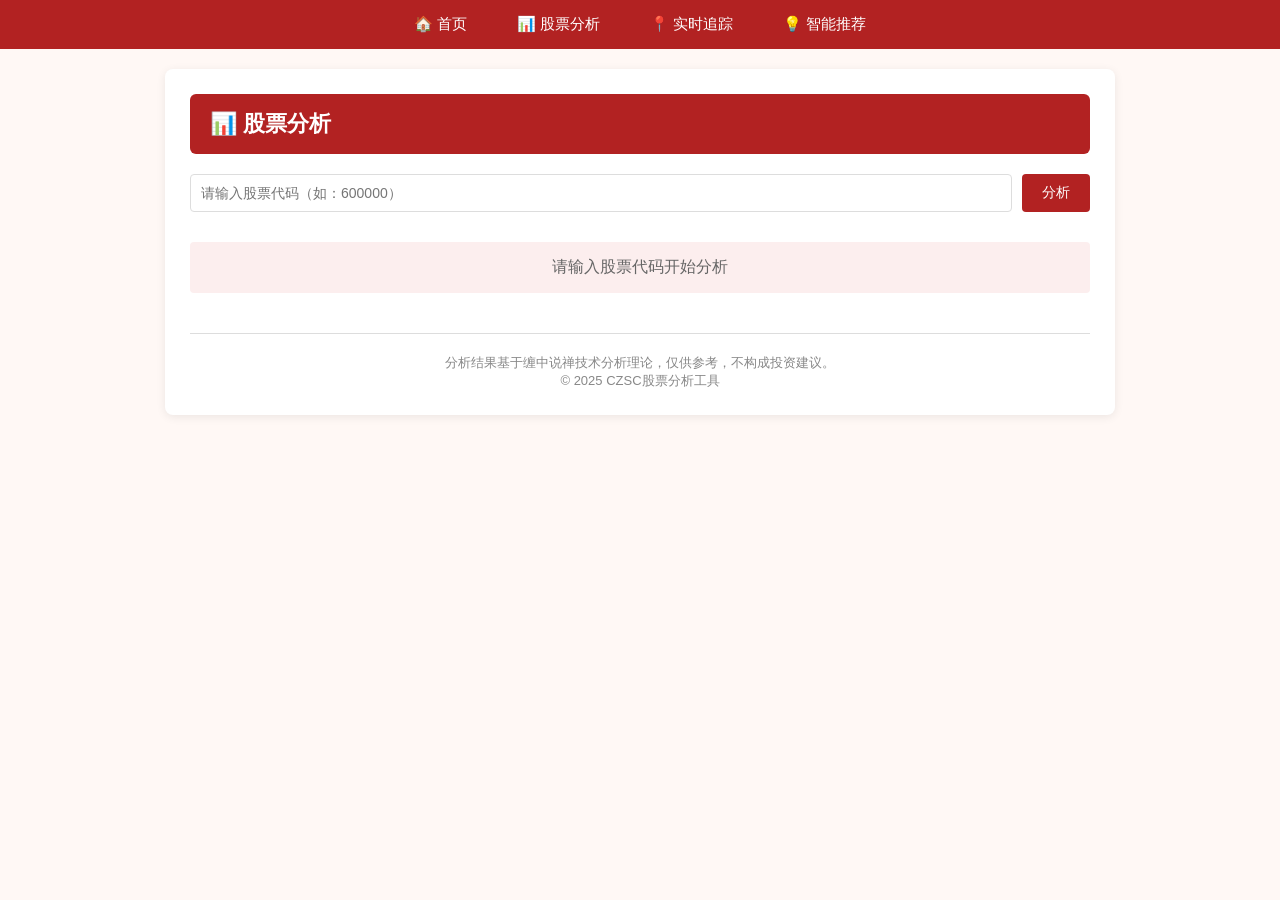
<file: web/templates/pages/analysis.html>
<!DOCTYPE html>
<html lang="zh">
<head>
  <meta charset="UTF-8" />
  <meta name="viewport" content="width=device-width,initial-scale=1.0" />
  <title>股票分析 - CZSC分析工具</title>
  <style>
    body{font-family:"PingFang SC","Microsoft YaHei",sans-serif;margin:0;padding:0;background:#fff8f5;color:#333}
    .nav-container{width:100%;background:#b22222;display:flex;justify-content:center}
    .nav-wrapper{width:100%;max-width:900px;display:flex;justify-content:center;padding:10px 0}
    .nav-wrapper a{color:#fff;text-decoration:none;margin:0 15px;font-size:15px;padding:5px 10px;border-radius:5px}
    .nav-wrapper a:hover{background:rgba(255,255,255,.2)}
    .container{max-width:900px;margin:20px auto;background:#fff;border-radius:8px;box-shadow:0 2px 10px rgba(0,0,0,.08);padding:25px}
    .header{background:#b22222;color:#fff;padding:15px 20px;border-radius:6px;margin-bottom:20px}
    .header h1{margin:0;font-size:22px}
    .section{margin-bottom:30px}
    .section-title{font-size:18px;font-weight:700;margin-bottom:15px;color:#b22222;border-left:4px solid #b22222;padding-left:10px}
    .input-group{display:flex;gap:10px;margin-bottom:20px}
    .input-group input{flex:1;padding:10px;border:1px solid #ddd;border-radius:4px;font-size:14px}
    .input-group button{padding:10px 20px;background:#b22222;color:#fff;border:none;border-radius:4px;cursor:pointer;font-size:14px}
    .input-group button:hover{background:#991b1b}
    #loading{display:none;color:#b22222;text-align:center;padding:20px}
    #result{display:none}
    .placeholder{background:#fceeee;color:#666;padding:15px;border-radius:4px;text-align:center}
    .footer{text-align:center;font-size:13px;color:#888;margin-top:40px;padding-top:20px;border-top:1px solid #ddd}
  </style>
</head>
<body>
  <div class="nav-container">
    <div class="nav-wrapper">
      <a href="/">🏠 首页</a>
      <a href="/analysis">📊 股票分析</a>
      <a href="/tracking">📍 实时追踪</a>
      <a href="/recommend">💡 智能推荐</a>
    </div>
  </div>

  <div class="container">
    <div class="header">
      <h1>📊 股票分析</h1>
    </div>

    <div class="section">
      <div class="input-group">
        <input type="text" id="stockCode" placeholder="请输入股票代码（如：600000）" />
        <button onclick="analyzeStock()">分析</button>
      </div>
    </div>

    <div id="loading">正在分析，请稍候...</div>
    
    <div id="result">
      <div class="section">
        <div class="section-title">分析结果</div>
        <div id="resultContent"></div>
      </div>
    </div>

    <div class="placeholder" id="placeholder">
      请输入股票代码开始分析
    </div>

    <div class="footer">
      分析结果基于缠中说禅技术分析理论，仅供参考，不构成投资建议。<br>
      © 2025 CZSC股票分析工具
    </div>
  </div>

  <script>
    function analyzeStock() {
      const code = document.getElementById('stockCode').value.trim();
      if (!code) {
        alert('请输入股票代码');
        return;
      }

      // 直接跳转到完整的分析页面
      window.location.href = `/analyze/${code}`;
    }

    // 支持回车键触发
    document.getElementById('stockCode').addEventListener('keypress', function(e) {
      if (e.key === 'Enter') {
        analyzeStock();
      }
    });
  </script>
    <script>
    var _hmt = _hmt || [];
    (function() {
      var hm = document.createElement("script");
      hm.src = "https://hm.baidu.com/hm.js?aae7200461bad12ff3d02a5623e0b4f6";
      var s = document.getElementsByTagName("script")[0]; 
      s.parentNode.insertBefore(hm, s);
    })();
    </script>

</body>
</html>
</file>
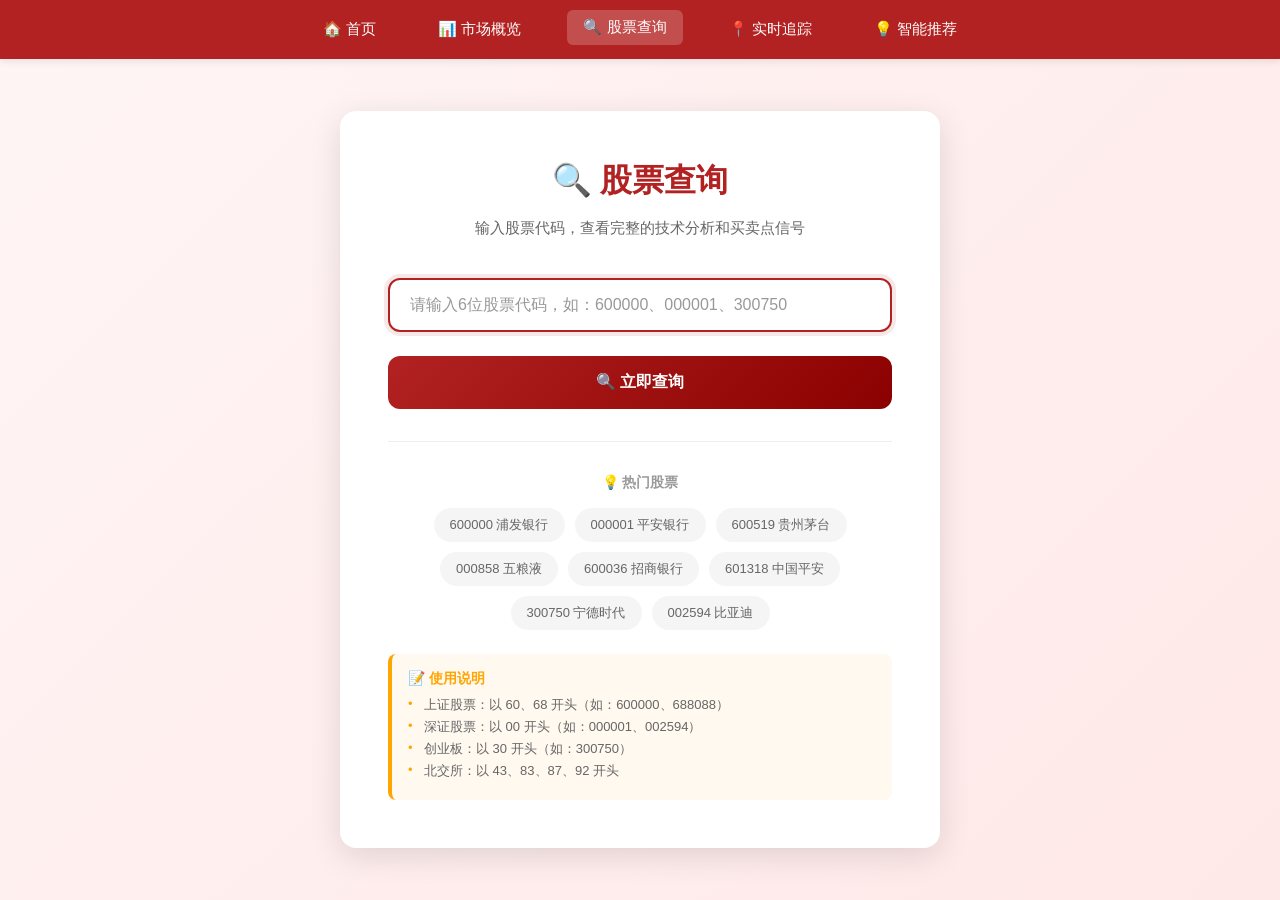
<file: web/templates/pages/analysis_simple.html>
<!DOCTYPE html>
<html lang="zh-CN">
<head>
  <meta charset="UTF-8">
  <title>📊 股票查询 - CZSC分析工具</title>
  <meta name="viewport" content="width=device-width, initial-scale=1">
  <style>
    * { box-sizing: border-box; margin: 0; padding: 0; }
    body {
      font-family: "微软雅黑", "PingFang SC", sans-serif;
      background: linear-gradient(135deg, #fff5f5 0%, #ffe8e8 100%);
      color: #333;
      min-height: 100vh;
      display: flex;
      flex-direction: column;
    }
    
    /* 导航栏 */
    .nav-container { width: 100%; background: #b22222; box-shadow: 0 2px 8px rgba(0,0,0,0.1); }
    .nav-wrapper { max-width: 1200px; margin: 0 auto; display: flex; justify-content: center; padding: 12px 20px; }
    .nav-wrapper a { color: #fff; text-decoration: none; margin: 0 15px; font-size: 15px; padding: 8px 16px; border-radius: 6px; transition: all 0.3s; }
    .nav-wrapper a:hover, .nav-wrapper a.active { background: rgba(255,255,255,0.2); transform: translateY(-2px); }
    
    /* 主容器 */
    .main-container {
      flex: 1;
      display: flex;
      align-items: center;
      justify-content: center;
      padding: 40px 20px;
    }
    
    /* 搜索卡片 */
    .search-card {
      background: white;
      border-radius: 16px;
      box-shadow: 0 8px 32px rgba(0,0,0,0.12);
      padding: 48px;
      max-width: 600px;
      width: 100%;
      text-align: center;
    }
    
    .search-card h1 {
      font-size: 32px;
      color: #b22222;
      margin-bottom: 16px;
    }
    
    .search-card .subtitle {
      font-size: 15px;
      color: #666;
      margin-bottom: 40px;
    }
    
    /* 搜索框 */
    .search-box {
      position: relative;
      margin-bottom: 24px;
    }
    
    .search-box input {
      width: 100%;
      padding: 16px 20px;
      font-size: 16px;
      border: 2px solid #e0e0e0;
      border-radius: 12px;
      transition: all 0.3s;
      outline: none;
    }
    
    .search-box input:focus {
      border-color: #b22222;
      box-shadow: 0 0 0 4px rgba(178, 34, 34, 0.1);
    }
    
    .search-box input::placeholder {
      color: #999;
    }
    
    /* 搜索按钮 */
    .search-btn {
      width: 100%;
      padding: 16px;
      font-size: 16px;
      font-weight: 600;
      background: linear-gradient(135deg, #b22222 0%, #8b0000 100%);
      color: white;
      border: none;
      border-radius: 12px;
      cursor: pointer;
      transition: all 0.3s;
    }
    
    .search-btn:hover {
      transform: translateY(-2px);
      box-shadow: 0 6px 20px rgba(178, 34, 34, 0.3);
    }
    
    .search-btn:active {
      transform: translateY(0);
    }
    
    /* 快捷搜索 */
    .quick-search {
      margin-top: 32px;
      padding-top: 32px;
      border-top: 1px solid #eee;
    }
    
    .quick-search h3 {
      font-size: 14px;
      color: #999;
      margin-bottom: 16px;
    }
    
    .quick-tags {
      display: flex;
      flex-wrap: wrap;
      gap: 10px;
      justify-content: center;
    }
    
    .quick-tags span {
      padding: 8px 16px;
      background: #f5f5f5;
      color: #666;
      border-radius: 20px;
      font-size: 13px;
      cursor: pointer;
      transition: all 0.3s;
    }
    
    .quick-tags span:hover {
      background: #b22222;
      color: white;
      transform: translateY(-2px);
    }
    
    /* 提示信息 */
    .tips {
      margin-top: 24px;
      padding: 16px;
      background: #fff9f0;
      border-left: 4px solid #ffa500;
      border-radius: 8px;
      text-align: left;
    }
    
    .tips h4 {
      font-size: 14px;
      color: #ffa500;
      margin-bottom: 8px;
    }
    
    .tips ul {
      list-style: none;
      padding-left: 0;
    }
    
    .tips li {
      font-size: 13px;
      color: #666;
      margin-bottom: 4px;
      padding-left: 16px;
      position: relative;
    }
    
    .tips li:before {
      content: "•";
      position: absolute;
      left: 0;
      color: #ffa500;
    }
    
    /* Loading */
    .loading {
      display: none;
      margin-top: 20px;
      color: #b22222;
      font-size: 14px;
    }
    
    .loading.show {
      display: block;
    }
    
    /* 响应式 */
    @media (max-width: 768px) {
      .search-card {
        padding: 32px 24px;
      }
      
      .search-card h1 {
        font-size: 24px;
      }
      
      .quick-tags {
        justify-content: flex-start;
      }
    }
  </style>
</head>
<body>
  <div class="nav-container">
    <div class="nav-wrapper">
      <a href="/">🏠 首页</a>
      <a href="/market">📊 市场概览</a>
      <a href="/analysis" class="active">🔍 股票查询</a>
      <a href="/tracking">📍 实时追踪</a>
      <a href="/recommend">💡 智能推荐</a>
    </div>
  </div>

  <div class="main-container">
    <div class="search-card">
      <h1>🔍 股票查询</h1>
      <p class="subtitle">输入股票代码，查看完整的技术分析和买卖点信号</p>
      
      <div class="search-box">
        <input 
          type="text" 
          id="stock-code" 
          placeholder="请输入6位股票代码，如：600000、000001、300750"
          maxlength="6"
          autocomplete="off"
        />
      </div>
      
      <button class="search-btn" onclick="searchStock()">
        🔍 立即查询
      </button>
      
      <div class="loading" id="loading">
        正在分析中，请稍候...
      </div>
      
      <!-- 快捷搜索 -->
      <div class="quick-search">
        <h3>💡 热门股票</h3>
        <div class="quick-tags">
          <span onclick="quickSearch('600000')">600000 浦发银行</span>
          <span onclick="quickSearch('000001')">000001 平安银行</span>
          <span onclick="quickSearch('600519')">600519 贵州茅台</span>
          <span onclick="quickSearch('000858')">000858 五粮液</span>
          <span onclick="quickSearch('600036')">600036 招商银行</span>
          <span onclick="quickSearch('601318')">601318 中国平安</span>
          <span onclick="quickSearch('300750')">300750 宁德时代</span>
          <span onclick="quickSearch('002594')">002594 比亚迪</span>
        </div>
      </div>
      
      <!-- 提示信息 -->
      <div class="tips">
        <h4>📝 使用说明</h4>
        <ul>
          <li>上证股票：以 60、68 开头（如：600000、688088）</li>
          <li>深证股票：以 00 开头（如：000001、002594）</li>
          <li>创业板：以 30 开头（如：300750）</li>
          <li>北交所：以 43、83、87、92 开头</li>
        </ul>
      </div>
    </div>
  </div>
  
  <script>
    const stockCodeInput = document.getElementById('stock-code');
    const loading = document.getElementById('loading');
    
    // 输入框回车事件
    stockCodeInput.addEventListener('keypress', function(e) {
      if (e.key === 'Enter') {
        searchStock();
      }
    });
    
    // 输入框自动转换为6位代码
    stockCodeInput.addEventListener('input', function(e) {
      let value = e.target.value.replace(/\D/g, ''); // 只保留数字
      if (value.length > 6) {
        value = value.substring(0, 6);
      }
      e.target.value = value;
    });
    
    // 自动聚焦
    window.addEventListener('load', function() {
      stockCodeInput.focus();
    });
    
    // 搜索股票
    function searchStock() {
      const code = stockCodeInput.value.trim();
      
      if (!code) {
        alert('请输入股票代码！');
        stockCodeInput.focus();
        return;
      }
      
      if (code.length !== 6) {
        alert('股票代码必须是6位数字！');
        stockCodeInput.focus();
        return;
      }
      
      // 显示加载状态
      loading.classList.add('show');
      
      // 跳转到分析页面
      window.location.href = `/analyze/${code}`;
    }
    
    // 快捷搜索
    function quickSearch(code) {
      stockCodeInput.value = code;
      searchStock();
    }
  </script>
    <script>
    var _hmt = _hmt || [];
    (function() {
      var hm = document.createElement("script");
      hm.src = "https://hm.baidu.com/hm.js?aae7200461bad12ff3d02a5623e0b4f6";
      var s = document.getElementsByTagName("script")[0]; 
      s.parentNode.insertBefore(hm, s);
    })();
    </script>

</body>
</html>
</file>
